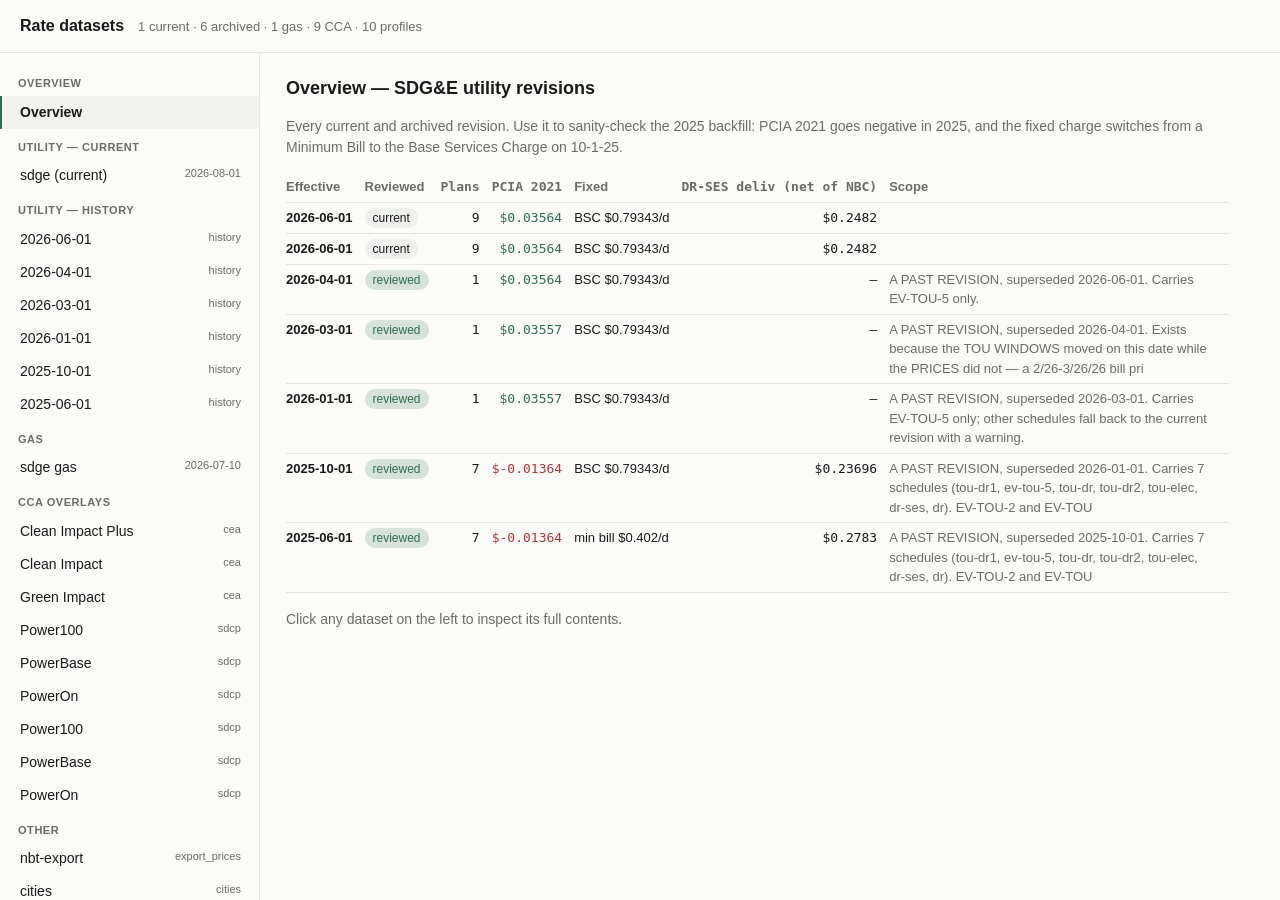
<file: datasets.html>
<!doctype html>
<html lang="en">
<head>
<meta charset="utf-8">
<meta name="viewport" content="width=device-width, initial-scale=1">
<title>Rate datasets — review</title>
<style>
  :root {
    --bg: #fbfbfa; --panel: #fff; --ink: #1a1a19; --muted: #6b6b66;
    --line: #e5e4e0; --accent: #2f6f4f; --warn-bg: #fff4e5; --warn-ink: #8a5a00;
    --neg: #b03636; --pos: #2f6f4f; --chip: #eef0ee; --hover: #f2f2f0;
  }
  @media (prefers-color-scheme: dark) {
    :root {
      --bg: #17181a; --panel: #1f2124; --ink: #e9e9e6; --muted: #9a9a95;
      --line: #313337; --accent: #6bbf92; --warn-bg: #3a2f18; --warn-ink: #e6b866;
      --neg: #e57373; --pos: #6bbf92; --chip: #2a2c30; --hover: #2a2c30;
    }
  }
  * { box-sizing: border-box; }
  body {
    margin: 0; background: var(--bg); color: var(--ink);
    font: 14px/1.5 -apple-system, BlinkMacSystemFont, "Segoe UI", Roboto, sans-serif;
    /* Fixed-height column so the header stays put and the two panes below own
       their own scroll, instead of the whole page scrolling as one. */
    height: 100vh; display: flex; flex-direction: column; overflow: hidden;
  }
  header {
    padding: 14px 20px; border-bottom: 1px solid var(--line);
    display: flex; align-items: baseline; gap: 14px; flex-wrap: wrap;
    background: var(--bg); flex: 0 0 auto;
  }
  header h1 { font-size: 16px; margin: 0; font-weight: 600; }
  header .sub { color: var(--muted); font-size: 13px; }
  /* Fills the space under the header; min-height:0 lets the panes inside shrink
     to that box and scroll rather than stretching the layout to fit content. */
  .layout { display: grid; grid-template-columns: 260px 1fr; flex: 1 1 auto; min-height: 0; }
  nav { border-right: 1px solid var(--line); padding: 12px 0; overflow-y: auto; min-height: 0; }
  nav .group { padding: 10px 18px 4px; font-size: 11px; text-transform: uppercase;
    letter-spacing: .05em; color: var(--muted); font-weight: 600; }
  nav a { display: flex; justify-content: space-between; gap: 8px; padding: 6px 18px;
    cursor: pointer; color: var(--ink); text-decoration: none; border-left: 2px solid transparent; }
  nav a:hover { background: var(--hover); }
  nav a.active { background: var(--hover); border-left-color: var(--accent); font-weight: 600; }
  nav a .tag { font-size: 11px; color: var(--muted); }
  main { padding: 22px 26px; overflow: auto; min-height: 0; max-width: 100%; }
  h2 { font-size: 18px; margin: 0 0 4px; }
  h3 { font-size: 14px; margin: 22px 0 8px; }
  .path { font-family: ui-monospace, SFMono-Regular, Menlo, monospace; color: var(--muted); font-size: 12px; }
  .badge { display: inline-block; padding: 1px 8px; border-radius: 10px; font-size: 12px;
    background: var(--chip); color: var(--ink); }
  .badge.warn { background: var(--warn-bg); color: var(--warn-ink); }
  .badge.ok { background: color-mix(in srgb, var(--pos) 18%, transparent); color: var(--pos); }
  .notice { background: var(--warn-bg); color: var(--warn-ink); border-radius: 8px;
    padding: 10px 12px; margin: 12px 0; font-size: 13px; }
  table { border-collapse: collapse; font-size: 13px; margin: 6px 0 4px; }
  th, td { text-align: left; padding: 5px 12px 5px 0; border-bottom: 1px solid var(--line);
    vertical-align: top; white-space: nowrap; }
  th { color: var(--muted); font-weight: 600; }
  td.num, th.num { text-align: right; font-variant-numeric: tabular-nums;
    font-family: ui-monospace, SFMono-Regular, Menlo, monospace; }
  .neg { color: var(--neg); }
  .pos { color: var(--pos); }
  .plan { border: 1px solid var(--line); border-radius: 8px; margin: 8px 0; background: var(--panel); }
  .plan > summary { cursor: pointer; padding: 10px 14px; font-weight: 600;
    display: flex; gap: 10px; align-items: baseline; flex-wrap: wrap; }
  .plan > summary .path { font-weight: 400; }
  .plan .body { padding: 4px 14px 14px; }
  .grid2 { display: grid; grid-template-columns: repeat(auto-fit, minmax(280px, 1fr)); gap: 14px; }
  .blocks { font-family: ui-monospace, SFMono-Regular, Menlo, monospace; font-size: 12.5px; }
  details.notes { margin: 10px 0; }
  details.notes > summary { cursor: pointer; color: var(--muted); font-size: 13px; }
  details.notes pre { white-space: pre-wrap; word-break: break-word; font-size: 12px;
    background: var(--panel); border: 1px solid var(--line); border-radius: 6px; padding: 10px; }
  a.src { color: var(--accent); font-size: 12px; word-break: break-all; }
  .muted { color: var(--muted); }
  .keyfig { display: flex; gap: 22px; flex-wrap: wrap; margin: 10px 0; }
  .keyfig div { font-size: 13px; }
  .keyfig b { display: block; font-size: 18px; }
  .loading { color: var(--muted); padding: 20px 0; }
  /* On a narrow screen the split-scroll is dropped: the sidebar stacks above the
     content and the whole page scrolls normally, which is the expected feel on a
     phone and avoids two tiny scroll areas fighting for the viewport. */
  @media (max-width: 720px) {
    body { height: auto; display: block; overflow: visible; }
    .layout { grid-template-columns: 1fr; }
    nav { border-right: none; border-bottom: 1px solid var(--line); overflow: visible; }
    main { overflow-x: auto; overflow-y: visible; }
  }
</style>
</head>
<body>
<header>
  <h1>Rate datasets</h1>
  <span class="sub" id="summary"></span>
</header>
<div class="layout">
  <nav id="nav"></nav>
  <main id="main"><p class="loading">Loading manifests…</p></main>
</div>
<script>
const $ = (id) => document.getElementById(id);
const RATES = "rates/", HIST = "rates/history/", PROF = "profiles/";
const fmt = (n) => (typeof n === "number" ? "$" + n.toFixed(5).replace(/0+$/, "").replace(/\.$/, ".0") : n);
const esc = (s) => String(s).replace(/[&<>]/g, (c) => ({ "&": "&amp;", "<": "&lt;", ">": "&gt;" }[c]));
const cache = new Map();
async function getJSON(path) {
  if (cache.has(path)) return cache.get(path);
  const r = await fetch(path);
  if (!r.ok) throw new Error(r.status + " " + path);
  const j = await r.json();
  cache.set(path, j);
  return j;
}

let items = []; // {key, label, tag, group, kind, path, meta}

async function boot() {
  try {
    const [ri, hi, pi] = await Promise.all([
      getJSON(RATES + "index.json"),
      getJSON(HIST + "index.json").catch(() => ({ files: [] })),
      getJSON(PROF + "index.json").catch(() => ({ profiles: [] })),
    ]);
    const util = ri.files.filter((f) => f.type === "utility");
    const gas = ri.files.filter((f) => f.type === "utility_gas");
    const gen = ri.files.filter((f) => f.type === "generation");
    const skip = new Set(["utility", "utility_gas", "generation"]);
    const other = ri.files.filter((f) => !skip.has(f.type));

    items.push({ key: "overview", label: "Overview", group: "Overview", kind: "overview" });
    util.forEach((f) => items.push({ key: f.path, label: "sdge (current)", tag: f.effective_date, group: "Utility — current", kind: "utility", base: RATES, path: f.path }));
    (hi.files || []).forEach((f) => items.push({ key: "h:" + f.path, label: f.effective_date, tag: "history", group: "Utility — history", kind: "utility", base: HIST, path: f.path }));
    gas.forEach((f) => items.push({ key: f.path, label: `${f.provider} gas`, tag: f.effective_date, group: "Gas", kind: "utility_gas", base: RATES, path: f.path }));
    gen.forEach((f) => items.push({ key: f.path, label: f.product || f.provider, tag: f.provider, group: "CCA overlays", kind: "generation", base: RATES, path: f.path }));
    other.forEach((f) => items.push({ key: f.path, label: f.path.replace(".json", ""), tag: f.type, group: "Other", kind: f.type, base: RATES, path: f.path }));
    (pi.profiles || []).forEach((p) => items.push({ key: "p:" + p.path, label: p.name || p.id, tag: p.kind || "load", group: "Profiles", kind: "profile", base: PROF, path: p.path }));

    $("summary").textContent = `${util.length} current · ${(hi.files || []).length} archived · ${gas.length} gas · ${gen.length} CCA · ${(pi.profiles || []).length} profiles`;
    renderNav();
    show("overview");
  } catch (e) {
    $("main").innerHTML = `<div class="notice">Couldn't load manifests: ${esc(e.message)}.<br>Serve this next to <span class="path">index.html</span> (e.g. <span class="path">python3 -m http.server</span>) so it can fetch the rate files.</div>`;
  }
}

function renderNav() {
  const groups = [...new Set(items.map((i) => i.group))];
  $("nav").innerHTML = groups.map((g) =>
    `<div class="group">${esc(g)}</div>` +
    items.filter((i) => i.group === g).map((i) =>
      `<a data-key="${esc(i.key)}">${esc(i.label)}${i.tag ? `<span class="tag">${esc(i.tag)}</span>` : ""}</a>`
    ).join("")
  ).join("");
  $("nav").querySelectorAll("a").forEach((a) => a.onclick = () => show(a.dataset.key));
}

function show(key) {
  $("nav").querySelectorAll("a").forEach((a) => a.classList.toggle("active", a.dataset.key === key));
  const item = items.find((i) => i.key === key);
  $("main").innerHTML = `<p class="loading">Loading…</p>`;
  const fail = (e) => $("main").innerHTML = `<div class="notice">${esc(e.message || e)}</div>`;
  if (key === "overview") return renderOverview().catch(fail);
  getJSON(item.base + item.path)
    .then((doc) => {
      if (item.kind === "utility") renderUtility(item, doc);
      else if (item.kind === "utility_gas") renderGasUtility(item, doc);
      else if (item.kind === "generation") renderOverlay(item, doc);
      else if (item.kind === "cities") renderCities(item, doc);
      else if (item.kind === "export_prices") renderExport(item, doc);
      else if (item.kind === "profile") renderProfile(item, doc);
      else renderRaw(item, doc);
    })
    .catch((e) => $("main").innerHTML = `<div class="notice">${esc(e.message)}</div>`);
}

// --- Overview: every utility revision, key figures side by side ------------
async function renderOverview() {
  const utils = items.filter((i) => i.kind === "utility");
  const rows = await Promise.all(utils.map(async (i) => {
    const d = await getJSON(i.base + i.path);
    const drses = (d.plans || []).find((p) => p.id === "dr-ses");
    const deliv = drses?.delivery?.summer?.weekday?.[0]?.price_per_kwh;
    const nbc = drses?.nonbypassable_charges?.total_per_kwh;
    const fx = d.fixed_charges || {};
    const fixed = fx.daily_service_charge ? `BSC $${fx.daily_service_charge}/d`
      : fx.minimum_bill_daily ? `min bill $${fx.minimum_bill_daily}/d` : "—";
    return {
      eff: d.effective_date, reviewed: d.human_reviewed,
      plans: (d.plans || []).length,
      pcia21: d.cca_adders?.pcia_by_vintage?.["2021"],
      fixed,
      drsesNet: deliv != null && nbc != null ? deliv - nbc : null,
      scope: d._notes?.scope || (typeof d.notes === "string" ? d.notes : "") || "",
    };
  }));
  rows.sort((a, b) => b.eff.localeCompare(a.eff));
  $("main").innerHTML = `
    <h2>Overview — SDG&amp;E utility revisions</h2>
    <p class="muted">Every current and archived revision. Use it to sanity-check the 2025 backfill: PCIA 2021 goes negative in 2025, and the fixed charge switches from a Minimum Bill to the Base Services Charge on 10-1-25.</p>
    <table>
      <tr><th>Effective</th><th>Reviewed</th><th class="num">Plans</th><th class="num">PCIA 2021</th><th>Fixed</th><th class="num">DR-SES deliv (net of NBC)</th><th>Scope</th></tr>
      ${rows.map((r) => `<tr>
        <td><b>${esc(r.eff)}</b></td>
        <td>${r.reviewed === true ? `<span class="badge ok">reviewed</span>` : r.reviewed === false ? `<span class="badge warn">draft</span>` : `<span class="badge">current</span>`}</td>
        <td class="num">${r.plans}</td>
        <td class="num ${sign(r.pcia21)}">${r.pcia21 != null ? fmt(r.pcia21) : "—"}</td>
        <td>${esc(r.fixed)}</td>
        <td class="num">${r.drsesNet != null ? fmt(r.drsesNet) : "—"}</td>
        <td class="muted" style="white-space:normal;max-width:340px">${esc((r.scope || "").slice(0, 140))}</td>
      </tr>`).join("")}
    </table>
    <p class="muted" style="margin-top:16px">Click any dataset on the left to inspect its full contents.</p>`;
}
const sign = (n) => (typeof n !== "number" ? "" : n < 0 ? "neg" : "pos");

// --- Utility / history file ------------------------------------------------
function renderUtility(item, d) {
  const pcia = d.cca_adders?.pcia_by_vintage || {};
  const fx = d.fixed_charges || {};
  const reviewedBadge = d.human_reviewed === true
    ? `<span class="badge ok">human reviewed</span>`
    : d.human_reviewed === false
      ? `<span class="badge warn">draft — not human reviewed</span>`
      : `<span class="badge">current file</span>`;
  $("main").innerHTML = `
    <h2>${esc(d.provider)} · ${esc(d.effective_date)} ${reviewedBadge}</h2>
    <div class="path">${esc(item.base + item.path)}</div>
    ${d.human_reviewed === false ? `<div class="notice">This revision was extracted automatically and has not been read against the tariff by a person. Its numbers are used in full; review before relying on them.</div>` : ""}
    <div class="keyfig">
      <div><span class="muted">Plans</span><b>${(d.plans || []).length}</b></div>
      <div><span class="muted">PCIA 2021</span><b class="${sign(pcia["2021"])}">${pcia["2021"] != null ? fmt(pcia["2021"]) : "—"}</b></div>
      <div><span class="muted">Fixed / day</span><b>${fx.daily_service_charge ? "$" + fx.daily_service_charge : fx.minimum_bill_daily ? "$" + fx.minimum_bill_daily + " min" : "—"}</b></div>
      <div><span class="muted">State reg fee</span><b>${d.taxes_and_fees?.state_regulatory_fee_per_kwh != null ? fmt(d.taxes_and_fees.state_regulatory_fee_per_kwh) : "—"}</b></div>
    </div>
    ${d.verified_against ? `<p class="muted">Verified against: ${esc(d.verified_against)}</p>` : ""}
    ${d.source_url ? `<p><a class="src" href="${esc(d.source_url)}" target="_blank" rel="noopener">${esc(d.source_url)}</a></p>` : ""}
    ${notesBlock(d._notes || d.notes)}
    <h3>PCIA by vintage</h3>
    ${pciaTable(pcia)}
    <h3>Fixed charges</h3>
    ${kvTable(fx)}
    <h3>Plans (${(d.plans || []).length})</h3>
    ${(d.plans || []).map((p) => planBlock(p)).join("")}
  `;
}

// --- Gas utility file (Schedule GR) ----------------------------------------
// Its own shape: no plans, no TOU. Two flat per-therm rates against a seasonal
// baseline allowance, floored at a minimum bill. Rendered to match that rather
// than forced through the electric plan layout.
const MONTHS = ["Jan", "Feb", "Mar", "Apr", "May", "Jun", "Jul", "Aug", "Sep", "Oct", "Nov", "Dec"];
function renderGasUtility(item, d) {
  const mb = d.minimum_bill || {};
  const rt = d.rates_per_therm || {};
  const periods = Object.entries(d.baseline_periods || {}).filter(([k]) => !k.startsWith("_"));
  const spread = rt.baseline != null && rt.non_baseline != null
    ? `+${fmt(rt.non_baseline - rt.baseline)}/therm above baseline` : "";
  $("main").innerHTML = `
    <h2>${esc(d.provider)} gas · ${esc(d.effective_date)} <span class="badge">Schedule GR</span></h2>
    <div class="path">${esc(item.base + item.path)}</div>
    <div class="notice">Draft — the procurement half of the rate resets monthly, so treat the per-therm figures as a snapshot and review against the live schedule before relying on them.</div>
    <div class="keyfig">
      <div><span class="muted">Baseline</span><b>${rt.baseline != null ? fmt(rt.baseline) : "—"}<span class="muted" style="font-size:12px">/therm</span></b></div>
      <div><span class="muted">Above baseline</span><b>${rt.non_baseline != null ? fmt(rt.non_baseline) : "—"}<span class="muted" style="font-size:12px">/therm</span></b></div>
      <div><span class="muted">Minimum bill</span><b>${mb.per_day != null ? "$" + mb.per_day : "—"}<span class="muted" style="font-size:12px">/day</span></b></div>
      <div><span class="muted">Baseline periods</span><b>${periods.length}</b></div>
    </div>
    ${d.verified_against ? `<p class="muted">Verified against: ${esc(d.verified_against)}</p>` : ""}
    ${d.source_url ? `<p><a class="src" href="${esc(d.source_url)}" target="_blank" rel="noopener">${esc(d.source_url)}</a></p>` : ""}
    ${notesBlock(d.notes)}
    <h3>Per-therm rates ${spread ? `<span class="muted" style="font-weight:400">— ${esc(spread)}</span>` : ""}</h3>
    <table>
      <tr><th>Tier</th><th class="num">$/therm</th></tr>
      <tr><td>Baseline <span class="muted">— within the allowance</span></td><td class="num">${rt.baseline != null ? fmt(rt.baseline) : "—"}</td></tr>
      <tr><td>Non-baseline <span class="muted">— above the allowance</span></td><td class="num">${rt.non_baseline != null ? fmt(rt.non_baseline) : "—"}</td></tr>
    </table>
    <h3>Baseline allowance by season</h3>
    <p class="muted">Territory-wide — SDG&amp;E gas has no climate zones. Only the allowance changes with season; the rates above do not.</p>
    <table>
      <tr><th>Period</th><th>Months</th><th class="num">therms/day</th></tr>
      ${periods.map(([name, p]) => `<tr>
        <td>${esc(name.replace(/_/g, " "))}</td>
        <td class="muted" style="white-space:normal">${(p.months || []).map((m) => MONTHS[m - 1] || m).join(", ")}</td>
        <td class="num">${p.allowance_therms_per_day ?? "—"}</td>
      </tr>`).join("")}
    </table>
    <h3>Minimum bill</h3>
    ${kvTable(mb)}
  `;
}

function pciaTable(pcia) {
  const ks = Object.keys(pcia).filter((k) => /^\d{4}$/.test(k)).sort();
  if (!ks.length) return `<p class="muted">none</p>`;
  return `<table><tr>${ks.map((k) => `<th class="num">${k}</th>`).join("")}</tr>
    <tr>${ks.map((k) => `<td class="num ${sign(pcia[k])}">${fmt(pcia[k])}</td>`).join("")}</tr></table>`;
}

function planBlock(p) {
  const model = p.pricing_model || "tou";
  const nbc = p.nonbypassable_charges;
  return `<details class="plan"><summary>${esc(p.id)} <span class="path">${esc(p.name || "")}</span>
    <span class="badge">${esc(model)}</span>${p.fixed_charges ? `<span class="badge">own fixed</span>` : ""}</summary>
    <div class="body">
      ${p.fixed_charges ? `<div class="muted">Fixed: ${esc(JSON.stringify(stripUnderscore(p.fixed_charges)))}</div>` : ""}
      ${nbc ? `<div class="muted">NBC total ${fmt(nbc.total_per_kwh)} = PPP ${fmt(nbc.ppp_per_kwh)} + ND ${fmt(nbc.nd_per_kwh)} + CTC ${fmt(nbc.ctc_per_kwh)} + WF-NBC ${fmt(nbc.wf_nbc_per_kwh)}</div>` : ""}
      <div class="grid2">
        <div><h4 style="margin:10px 0 4px">Delivery</h4>${model === "tiered" ? tierTable(p.delivery) : touTable(p.delivery)}</div>
        <div><h4 style="margin:10px 0 4px">Generation</h4>${model === "tiered" ? tierTable(p.generation) : touTable(p.generation)}</div>
      </div>
    </div></details>`;
}

function touTable(tree) {
  if (!tree) return `<p class="muted">—</p>`;
  const cell = (season, dt) => {
    const blocks = tree[season]?.[dt];
    if (!blocks) return `<span class="muted">—</span>`;
    return `<span class="blocks">${blocks.map((b) =>
      `${b.start_hour}–${b.end_hour}${b.months ? "[m" + b.months.join(",") + "]" : ""}: ${fmt(b.price_per_kwh)}`
    ).join("<br>")}</span>`;
  };
  return `<table>
    <tr><th></th><th>weekday</th><th>weekend</th></tr>
    <tr><td class="muted">summer</td><td>${cell("summer", "weekday")}</td><td>${cell("summer", "weekend")}</td></tr>
    <tr><td class="muted">winter</td><td>${cell("winter", "weekday")}</td><td>${cell("winter", "weekend")}</td></tr>
  </table>`;
}

function tierTable(tree) {
  if (!tree) return `<p class="muted">—</p>`;
  const row = (season) => (tree[season] || []).map((t) =>
    `${t.up_to_pct_of_baseline == null ? "above" : "≤" + t.up_to_pct_of_baseline + "%"}: ${fmt(t.price_per_kwh)}`).join("<br>");
  return `<table>
    <tr><td class="muted">summer</td><td class="blocks">${row("summer")}</td></tr>
    <tr><td class="muted">winter</td><td class="blocks">${row("winter")}</td></tr></table>`;
}

// --- CCA overlay -----------------------------------------------------------
function renderOverlay(item, d) {
  $("main").innerHTML = `
    <h2>${esc(d.product || d.provider)} <span class="badge">${esc(d.provider)}</span></h2>
    <div class="path">${esc(item.base + item.path)}</div>
    <div class="keyfig">
      <div><span class="muted">PCIA vintage</span><b>${d.pcia_vintage ?? "—"}</b></div>
      <div><span class="muted">Rate group</span><b>${esc(d.rate_group ?? "—")}</b></div>
      <div><span class="muted">Renewable</span><b>${d.renewable_content_pct != null ? d.renewable_content_pct + "%" : "—"}</b></div>
      <div><span class="muted">NBT adder</span><b>${d.nbt_generation_adder_per_kwh != null ? fmt(d.nbt_generation_adder_per_kwh) : "—"}</b></div>
      ${d.generation_credit_per_kwh != null ? `<div><span class="muted">Gen credit</span><b class="neg">${fmt(d.generation_credit_per_kwh)}</b></div>` : ""}
    </div>
    ${d.verified_against ? `<p class="muted">Verified against: ${esc(d.verified_against)}</p>` : ""}
    ${d.source_url ? `<p><a class="src" href="${esc(d.source_url)}" target="_blank" rel="noopener">${esc(d.source_url)}</a></p>` : ""}
    ${d.service_area ? `<p class="muted">Service area: ${esc(d.service_area)}</p>` : ""}
    ${notesBlock(d._notes)}
    <h3>Generation by plan (${Object.keys(d.plans || {}).length})</h3>
    ${Object.entries(d.plans || {}).map(([id, tree]) =>
      `<details class="plan"><summary>${esc(id)}</summary><div class="body">${
        Array.isArray(tree.summer) ? tierTable(tree) : touTable(tree)
      }</div></details>`).join("")}
  `;
}

// --- cities ----------------------------------------------------------------
function renderCities(item, d) {
  const ff = d.franchise_fee || {};
  $("main").innerHTML = `
    <h2>Cities &amp; franchise fees</h2>
    <div class="path">${esc(item.base + item.path)}</div>
    <div class="keyfig">
      <div><span class="muted">Base franchise fee</span><b>${ff.base_pct ?? "—"}%</b></div>
      <div><span class="muted">Differentials</span><b>${Object.entries(ff.differentials_pct || {}).map(([c, v]) => c + " " + v + "%").join(", ") || "—"}</b></div>
      <div><span class="muted">Cities</span><b>${(d.cities || []).length}</b></div>
    </div>
    <h3>Cities</h3>
    <table><tr><th>City</th><th>CCA</th><th>Rate group</th></tr>
    ${(d.cities || []).map((c) => `<tr><td>${esc(c.name)}</td><td>${esc(c.cca || "—")}</td><td>${esc(c.cca_rate_group || "—")}</td></tr>`).join("")}
    </table>`;
}

// --- export prices (NBT) — summary only, the file is large -----------------
function renderExport(item, d) {
  const vints = Object.keys(d.vintages || {});
  const sample = vints[0] && d.vintages[vints[0]];
  const yrs = sample ? Object.keys(sample) : [];
  const y = yrs[0] && sample[yrs[0]];
  $("main").innerHTML = `
    <h2>NBT export prices</h2>
    <div class="path">${esc(item.base + item.path)}</div>
    <div class="notice">Large generated file — summary only. Regenerated by <span class="path">scripts/fetch-nbt-export.mjs</span>, never hand-edited.</div>
    <div class="keyfig">
      <div><span class="muted">Vintages</span><b>${vints.join(", ") || "—"}</b></div>
      <div><span class="muted">Years (${vints[0] || ""})</span><b>${yrs.join(", ") || "—"}</b></div>
      <div><span class="muted">Components</span><b>${y ? Object.keys(y).join(", ") : "—"}</b></div>
    </div>
    ${y ? `<h3>Sample — ${esc(vints[0])} ${esc(yrs[0])}, month 9, weekday</h3>
      <p class="muted">Hourly $/kWh, generation + delivery components.</p>
      ${["generation", "delivery"].filter((c) => y[c]?.["9"]?.weekday).map((c) => {
        const row = y[c]["9"].weekday;
        return `<div class="blocks"><b>${c}:</b> ${row.map((v, h) => `${h}h ${fmt(v)}`).join(" · ")}</div>`;
      }).join("")}` : ""}`;
}

// --- profile ---------------------------------------------------------------
function renderProfile(item, d) {
  const shape = d.monthly_shape || (d.hourly_shape ? [d.hourly_shape] : []);
  const sum = shape.flat().reduce((a, b) => a + b, 0);
  $("main").innerHTML = `
    <h2>${esc(d.name || d.id)} <span class="badge">${esc(d.kind || "load")}</span></h2>
    <div class="path">${esc(item.base + item.path)}</div>
    <div class="keyfig">
      <div><span class="muted">Annual kWh</span><b>${d.annual_kwh ?? "—"}</b></div>
      <div><span class="muted">Shape</span><b>${d.monthly_shape ? "12×24 monthly" : "24 hourly"}</b></div>
      <div><span class="muted">Sums to</span><b>${sum.toFixed(4)}</b></div>
    </div>
    ${d.specific_yield_kwh_per_kw ? `<p class="muted">Specific yield: ${d.specific_yield_kwh_per_kw} kWh/kW</p>` : ""}
    <h3>Hourly shape ${d.monthly_shape ? "(row = month)" : ""}</h3>
    <table><tr><th></th>${Array.from({ length: 24 }, (_, h) => `<th class="num">${h}</th>`).join("")}</tr>
    ${shape.map((row, m) => `<tr><td class="muted">${d.monthly_shape ? "M" + (m + 1) : ""}</td>${
      row.map((v) => `<td class="num">${v ? v.toFixed(3) : "·"}</td>`).join("")}</tr>`).join("")}
    </table>`;
}

function renderRaw(item, d) {
  $("main").innerHTML = `<h2>${esc(item.path)}</h2><div class="path">${esc(item.base + item.path)}</div>
    <details class="notes" open><summary>raw JSON</summary><pre>${esc(JSON.stringify(d, null, 2))}</pre></details>`;
}

// --- helpers ---------------------------------------------------------------
function stripUnderscore(o) {
  return Object.fromEntries(Object.entries(o).filter(([k]) => !k.startsWith("_")));
}
function kvTable(o) {
  const e = Object.entries(o).filter(([k, v]) => !k.startsWith("_") && typeof v !== "object");
  if (!e.length) return `<p class="muted">—</p>`;
  return `<table>${e.map(([k, v]) => `<tr><td class="muted">${esc(k)}</td><td class="num">${typeof v === "number" ? fmt(v) : esc(v)}</td></tr>`).join("")}</table>`;
}
function notesBlock(notes) {
  if (!notes) return "";
  const text = typeof notes === "string" ? notes : Object.entries(notes)
    .filter(([k]) => !k.startsWith("_") || true).map(([k, v]) => `${k}: ${v}`).join("\n\n");
  return `<details class="notes"><summary>notes</summary><pre>${esc(text)}</pre></details>`;
}

boot();
</script>
</body>
</html>
</file>
